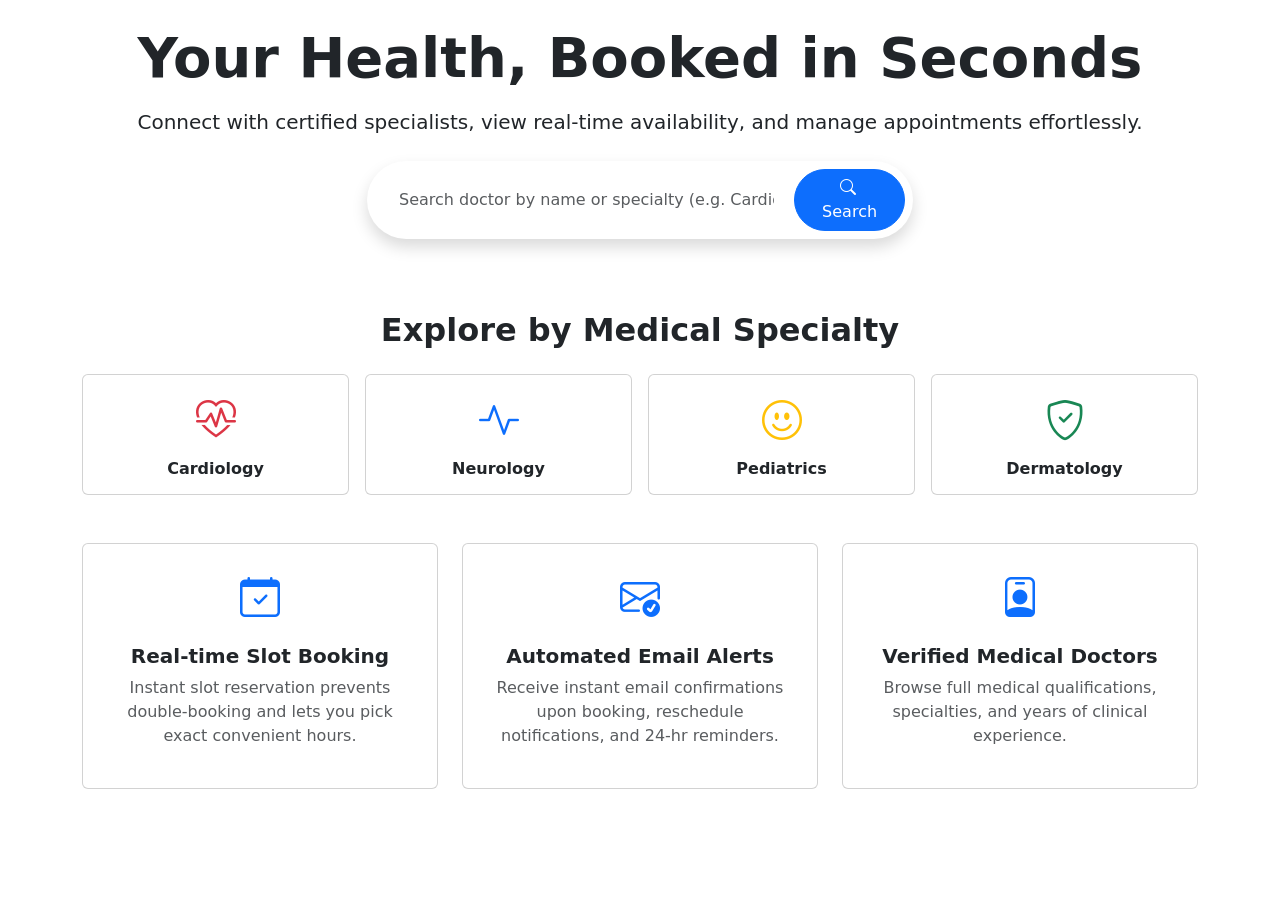
<file: src/main/resources/templates/index.html>
<!DOCTYPE html>
<html xmlns:th="http://www.thymeleaf.org">
<head>
    <meta charset="UTF-8">
    <meta name="viewport" content="width=device-width, initial-scale=1.0">
    <title>MediBook — Hospital Appointment Booking</title>
    <link href="https://cdn.jsdelivr.net/npm/bootstrap@5.3.3/dist/css/bootstrap.min.css" rel="stylesheet">
    <link href="https://cdn.jsdelivr.net/npm/bootstrap-icons@1.11.3/font/bootstrap-icons.min.css" rel="stylesheet">
    <link rel="stylesheet" th:href="@{/css/style.css}">
</head>
<body>

<div th:replace="~{fragments/navbar :: navbar}"></div>

<main>
    <!-- Hero Section -->
    <section class="hero-section text-center">
        <div class="container py-4">
            <h1 class="display-4 fw-bold mb-3">Your Health, Booked in Seconds</h1>
            <p class="lead mb-4">Connect with certified specialists, view real-time availability, and manage appointments effortlessly.</p>
            
            <div class="row justify-content-center">
                <div class="col-md-8 col-lg-6">
                    <form action="/doctors" method="GET" class="d-flex bg-white p-2 rounded-pill shadow">
                        <input type="text" name="search" class="form-control border-0 rounded-pill ps-4" 
                               placeholder="Search doctor by name or specialty (e.g. Cardiology)...">
                        <button class="btn btn-primary rounded-pill px-4 ms-2" type="submit">
                            <i class="bi bi-search me-1"></i> Search
                        </button>
                    </form>
                </div>
            </div>
        </div>
    </section>

    <!-- Specialties Quick Access -->
    <section class="container my-5">
        <h2 class="text-center fw-bold mb-4">Explore by Medical Specialty</h2>
        <div class="row g-3 justify-content-center text-center" id="specialtyContainer">
            <div class="col-6 col-md-3">
                <a href="/doctors?specialty=Cardiology" class="text-decoration-none">
                    <div class="card card-custom p-3 h-100">
                        <i class="bi bi-heart-pulse text-danger fs-1 mb-2"></i>
                        <h6 class="fw-bold mb-0 text-dark">Cardiology</h6>
                    </div>
                </a>
            </div>
            <div class="col-6 col-md-3">
                <a href="/doctors?specialty=Neurology" class="text-decoration-none">
                    <div class="card card-custom p-3 h-100">
                        <i class="bi bi-activity text-primary fs-1 mb-2"></i>
                        <h6 class="fw-bold mb-0 text-dark">Neurology</h6>
                    </div>
                </a>
            </div>
            <div class="col-6 col-md-3">
                <a href="/doctors?specialty=Pediatrics" class="text-decoration-none">
                    <div class="card card-custom p-3 h-100">
                        <i class="bi bi-emoji-smile text-warning fs-1 mb-2"></i>
                        <h6 class="fw-bold mb-0 text-dark">Pediatrics</h6>
                    </div>
                </a>
            </div>
            <div class="col-6 col-md-3">
                <a href="/doctors?specialty=Dermatology" class="text-decoration-none">
                    <div class="card card-custom p-3 h-100">
                        <i class="bi bi-shield-check text-success fs-1 mb-2"></i>
                        <h6 class="fw-bold mb-0 text-dark">Dermatology</h6>
                    </div>
                </a>
            </div>
        </div>
    </section>

    <!-- Features -->
    <section class="container my-5">
        <div class="row g-4 text-center">
            <div class="col-md-4">
                <div class="card card-custom p-4 h-100">
                    <i class="bi bi-calendar-check text-primary fs-1 mb-3"></i>
                    <h5 class="fw-bold">Real-time Slot Booking</h5>
                    <p class="text-muted">Instant slot reservation prevents double-booking and lets you pick exact convenient hours.</p>
                </div>
            </div>
            <div class="col-md-4">
                <div class="card card-custom p-4 h-100">
                    <i class="bi bi-envelope-check text-primary fs-1 mb-3"></i>
                    <h5 class="fw-bold">Automated Email Alerts</h5>
                    <p class="text-muted">Receive instant email confirmations upon booking, reschedule notifications, and 24-hr reminders.</p>
                </div>
            </div>
            <div class="col-md-4">
                <div class="card card-custom p-4 h-100">
                    <i class="bi bi-person-badge text-primary fs-1 mb-3"></i>
                    <h5 class="fw-bold">Verified Medical Doctors</h5>
                    <p class="text-muted">Browse full medical qualifications, specialties, and years of clinical experience.</p>
                </div>
            </div>
        </div>
    </section>
</main>

<div th:replace="~{fragments/footer :: footer}"></div>

<script src="https://cdn.jsdelivr.net/npm/bootstrap@5.3.3/dist/js/bootstrap.bundle.min.js"></script>
<script th:src="@{/js/main.js}"></script>
</body>
</html>
</file>
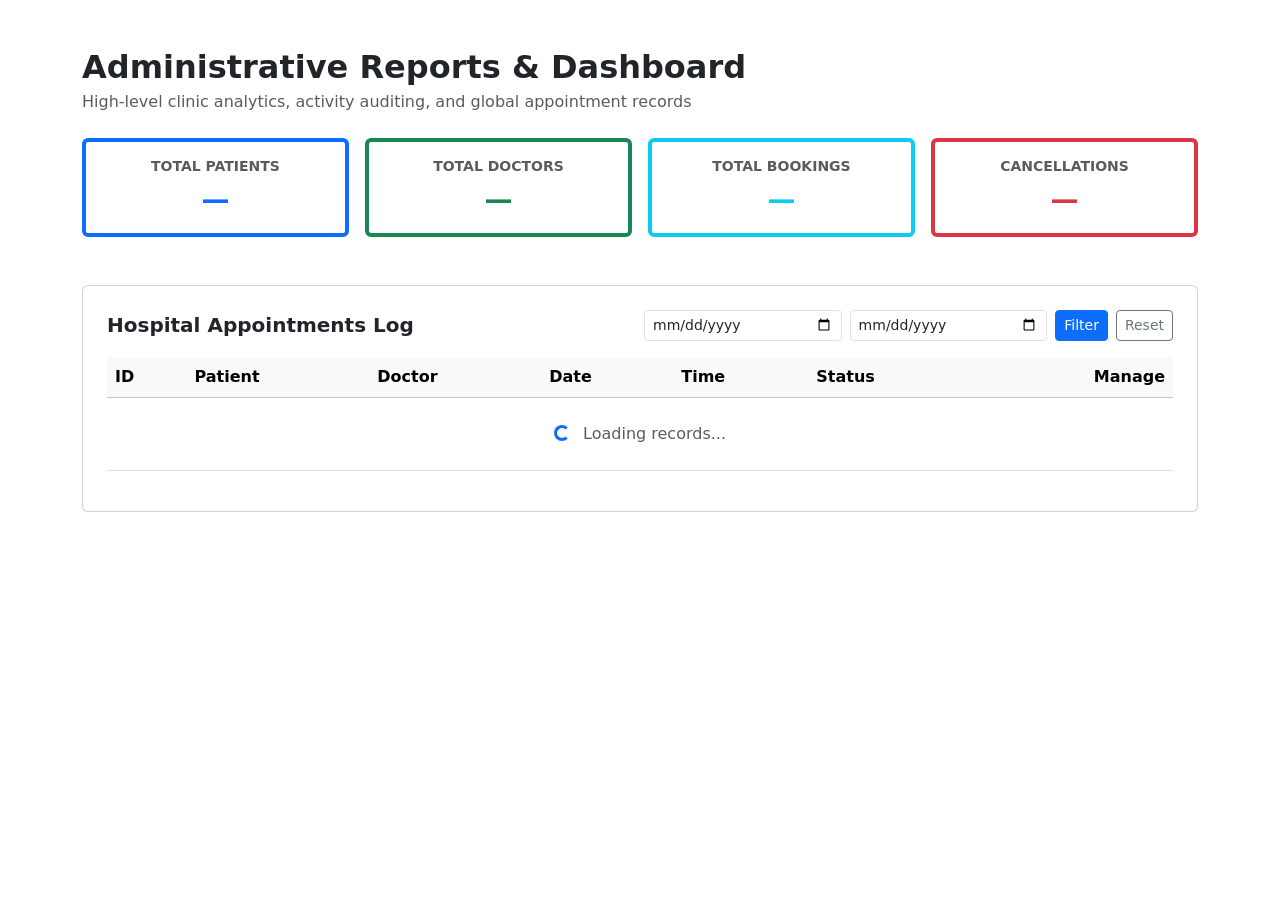
<file: src/main/resources/templates/admin.html>
<!DOCTYPE html>
<html xmlns:th="http://www.thymeleaf.org">
<head>
    <meta charset="UTF-8">
    <meta name="viewport" content="width=device-width, initial-scale=1.0">
    <title>Admin Dashboard — MediBook</title>
    <link href="https://cdn.jsdelivr.net/npm/bootstrap@5.3.3/dist/css/bootstrap.min.css" rel="stylesheet">
    <link href="https://cdn.jsdelivr.net/npm/bootstrap-icons@1.11.3/font/bootstrap-icons.min.css" rel="stylesheet">
    <link rel="stylesheet" th:href="@{/css/style.css}">
</head>
<body>

<div th:replace="~{fragments/navbar :: navbar}"></div>

<main class="container my-5">
    <div class="mb-4">
        <h2 class="fw-bold mb-1">Administrative Reports & Dashboard</h2>
        <p class="text-muted mb-0">High-level clinic analytics, activity auditing, and global appointment records</p>
    </div>

    <div id="alertContainer"></div>

    <!-- Metrics Cards Row -->
    <div class="row g-3 mb-5" id="statsRow">
        <div class="col-6 col-md-3">
            <div class="card card-custom p-3 text-center border-start border-primary border-4">
                <h6 class="text-muted small fw-semibold text-uppercase">Total Patients</h6>
                <h3 class="fw-bold text-primary mb-0" id="statPatients">—</h3>
            </div>
        </div>
        <div class="col-6 col-md-3">
            <div class="card card-custom p-3 text-center border-start border-success border-4">
                <h6 class="text-muted small fw-semibold text-uppercase">Total Doctors</h6>
                <h3 class="fw-bold text-success mb-0" id="statDoctors">—</h3>
            </div>
        </div>
        <div class="col-6 col-md-3">
            <div class="card card-custom p-3 text-center border-start border-info border-4">
                <h6 class="text-muted small fw-semibold text-uppercase">Total Bookings</h6>
                <h3 class="fw-bold text-info mb-0" id="statAppointments">—</h3>
            </div>
        </div>
        <div class="col-6 col-md-3">
            <div class="card card-custom p-3 text-center border-start border-danger border-4">
                <h6 class="text-muted small fw-semibold text-uppercase">Cancellations</h6>
                <h3 class="fw-bold text-danger mb-0" id="statCancelled">—</h3>
            </div>
        </div>
    </div>

    <!-- Appointments Audit Table -->
    <div class="card card-custom p-4">
        <div class="row align-items-center mb-3 g-2">
            <div class="col-md-6">
                <h5 class="fw-bold mb-0">Hospital Appointments Log</h5>
            </div>
            <div class="col-md-6">
                <form id="dateFilterForm" class="d-flex gap-2 justify-content-md-end">
                    <input type="date" id="startDate" class="form-control form-control-sm">
                    <input type="date" id="endDate" class="form-control form-control-sm">
                    <button type="submit" class="btn btn-sm btn-primary">Filter</button>
                    <button type="button" id="resetFilterBtn" class="btn btn-sm btn-outline-secondary">Reset</button>
                </form>
            </div>
        </div>

        <div class="table-responsive">
            <table class="table table-hover align-middle">
                <thead class="table-light">
                    <tr>
                        <th>ID</th>
                        <th>Patient</th>
                        <th>Doctor</th>
                        <th>Date</th>
                        <th>Time</th>
                        <th>Status</th>
                        <th class="text-end">Manage</th>
                    </tr>
                </thead>
                <tbody id="adminTableBody">
                    <tr>
                        <td colspan="7" class="text-center py-4 text-muted">
                            <div class="spinner-border spinner-border-sm text-primary me-2"></div> Loading records...
                        </td>
                    </tr>
                </tbody>
            </table>
        </div>
    </div>
</main>

<div th:replace="~{fragments/footer :: footer}"></div>

<script src="https://cdn.jsdelivr.net/npm/bootstrap@5.3.3/dist/js/bootstrap.bundle.min.js"></script>
<script th:src="@{/js/main.js}"></script>
<script>
    document.addEventListener('DOMContentLoaded', () => {
        const user = API.getUser();
        if (!user || user.role !== 'ADMIN') {
            window.location.href = '/login';
            return;
        }

        loadDashboardStats();
        loadAppointments();

        document.getElementById('dateFilterForm').addEventListener('submit', (e) => {
            e.preventDefault();
            const start = document.getElementById('startDate').value;
            const end = document.getElementById('endDate').value;
            loadAppointments(start, end);
        });

        document.getElementById('resetFilterBtn').addEventListener('click', () => {
            document.getElementById('startDate').value = '';
            document.getElementById('endDate').value = '';
            loadAppointments();
        });
    });

    async function loadDashboardStats() {
        try {
            const stats = await API.request('/api/admin/dashboard');
            document.getElementById('statPatients').textContent = stats.totalPatients;
            document.getElementById('statDoctors').textContent = stats.totalDoctors;
            document.getElementById('statAppointments').textContent = stats.totalAppointments;
            document.getElementById('statCancelled').textContent = stats.cancelledAppointments;
        } catch (e) {
            console.error('Error loading dashboard metrics', e);
        }
    }

    async function loadAppointments(startDate = '', endDate = '') {
        const tbody = document.getElementById('adminTableBody');
        tbody.innerHTML = '<tr><td colspan="7" class="text-center py-4 text-muted"><div class="spinner-border spinner-border-sm text-primary"></div></td></tr>';

        let url = '/api/admin/appointments';
        if (startDate && endDate) {
            url += `?startDate=${startDate}&endDate=${endDate}`;
        }

        try {
            const list = await API.request(url);
            if (!list || list.length === 0) {
                tbody.innerHTML = '<tr><td colspan="7" class="text-center py-4 text-muted">No appointments found.</td></tr>';
                return;
            }

            tbody.innerHTML = list.map(app => `
                <tr>
                    <td>#${app.id}</td>
                    <td class="fw-semibold">${app.patientName} <br><small class="text-muted">${app.patientEmail}</small></td>
                    <td>Dr. ${app.doctorName} <br><small class="text-muted">${app.specialty}</small></td>
                    <td>${app.appointmentDate}</td>
                    <td>${app.startTime.substring(0,5)} - ${app.endTime.substring(0,5)}</td>
                    <td><span class="badge status-${app.status}">${app.status}</span></td>
                    <td class="text-end">
                        <select class="form-select form-select-sm d-inline-block w-auto" onchange="changeStatus(${app.id}, this.value)">
                            <option value="">Update...</option>
                            <option value="COMPLETED">Completed</option>
                            <option value="CANCELLED">Cancelled</option>
                        </select>
                    </td>
                </tr>
            `).join('');
        } catch (e) {
            tbody.innerHTML = '<tr><td colspan="7" class="text-center text-danger py-4">Failed to load records.</td></tr>';
        }
    }

    async function changeStatus(id, newStatus) {
        if (!newStatus) return;
        try {
            await API.request(`/api/admin/appointments/${id}/status?status=${newStatus}`, { method: 'PUT' });
            showAlert(`Appointment #${id} updated to ${newStatus}.`, 'success');
            loadAppointments();
            loadDashboardStats();
        } catch (e) {
            showAlert(e.message, 'danger');
        }
    }
</script>
</body>
</html>
</file>
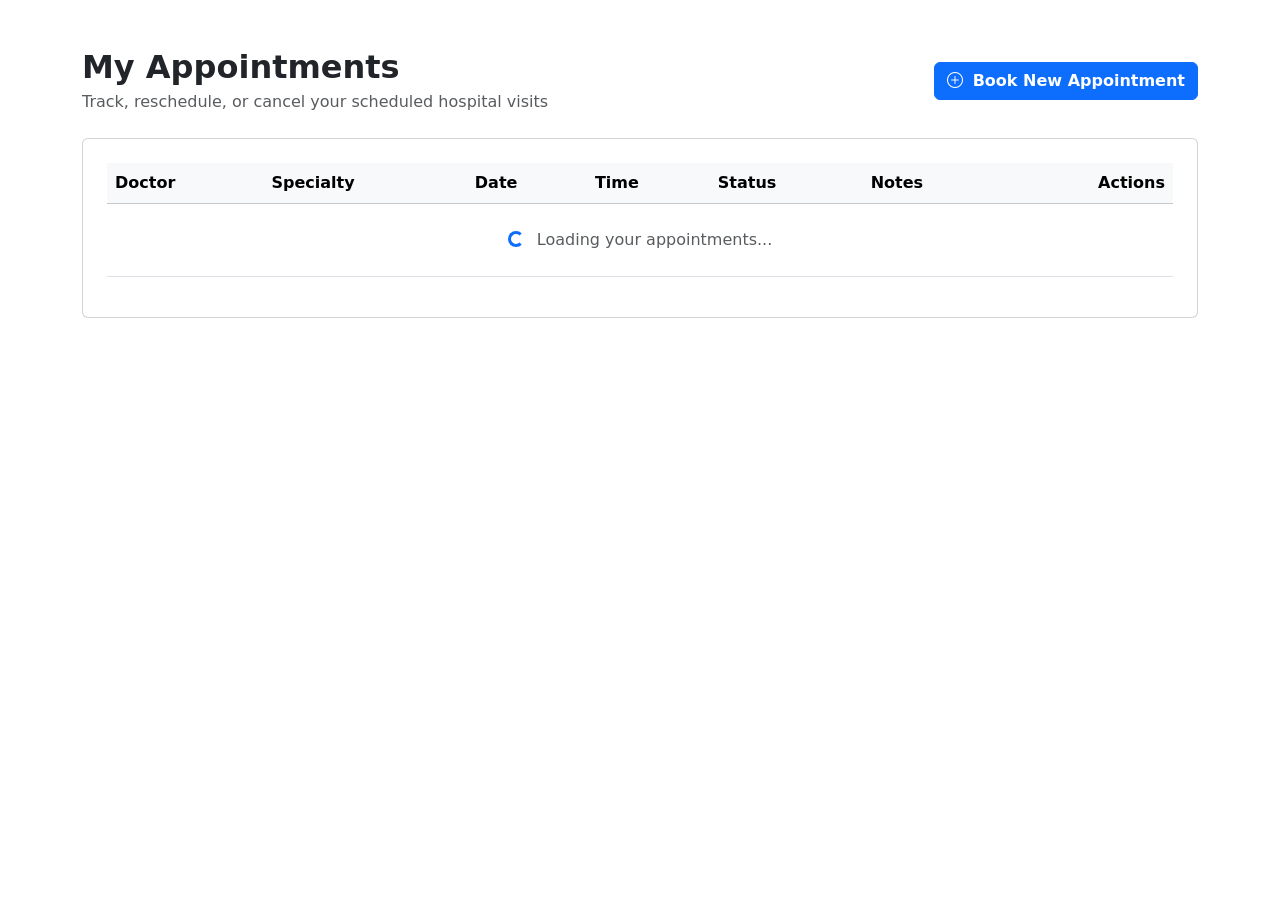
<file: src/main/resources/templates/appointments.html>
<!DOCTYPE html>
<html xmlns:th="http://www.thymeleaf.org">
<head>
    <meta charset="UTF-8">
    <meta name="viewport" content="width=device-width, initial-scale=1.0">
    <title>My Appointments — MediBook</title>
    <link href="https://cdn.jsdelivr.net/npm/bootstrap@5.3.3/dist/css/bootstrap.min.css" rel="stylesheet">
    <link href="https://cdn.jsdelivr.net/npm/bootstrap-icons@1.11.3/font/bootstrap-icons.min.css" rel="stylesheet">
    <link rel="stylesheet" th:href="@{/css/style.css}">
</head>
<body>

<div th:replace="~{fragments/navbar :: navbar}"></div>

<main class="container my-5">
    <div class="d-flex justify-content-between align-items-center mb-4">
        <div>
            <h2 class="fw-bold mb-1">My Appointments</h2>
            <p class="text-muted mb-0">Track, reschedule, or cancel your scheduled hospital visits</p>
        </div>
        <a href="/doctors" class="btn btn-primary fw-semibold">
            <i class="bi bi-plus-circle me-1"></i> Book New Appointment
        </a>
    </div>

    <div id="alertContainer"></div>

    <div class="card card-custom p-4">
        <div class="table-responsive">
            <table class="table table-hover align-middle">
                <thead class="table-light">
                    <tr>
                        <th>Doctor</th>
                        <th>Specialty</th>
                        <th>Date</th>
                        <th>Time</th>
                        <th>Status</th>
                        <th>Notes</th>
                        <th class="text-end">Actions</th>
                    </tr>
                </thead>
                <tbody id="appointmentsTableBody">
                    <tr>
                        <td colspan="7" class="text-center py-4 text-muted">
                            <div class="spinner-border text-primary spinner-border-sm me-2"></div> Loading your appointments...
                        </td>
                    </tr>
                </tbody>
            </table>
        </div>
    </div>
</main>

<!-- Reschedule Modal -->
<div class="modal fade" id="rescheduleModal" tabindex="-1">
    <div class="modal-dialog">
        <div class="modal-content">
            <div class="modal-header">
                <h5 class="modal-title fw-bold">Reschedule Appointment</h5>
                <button type="button" class="btn-close" data-bs-dismiss="modal"></button>
            </div>
            <div class="modal-body">
                <div id="rescheduleAlert"></div>
                <p class="text-muted small">Choose a new available slot with your doctor:</p>
                <div id="newSlotsContainer" class="d-flex flex-wrap gap-2 mb-3"></div>
                <div class="mb-3">
                    <label class="form-label fw-semibold">Reason for Rescheduling</label>
                    <input type="text" id="rescheduleReason" class="form-control" placeholder="E.g., Schedule conflict">
                </div>
            </div>
            <div class="modal-footer">
                <button type="button" class="btn btn-secondary" data-bs-dismiss="modal">Close</button>
                <button type="button" id="confirmRescheduleBtn" class="btn btn-warning" disabled>Confirm Reschedule</button>
            </div>
        </div>
    </div>
</div>

<div th:replace="~{fragments/footer :: footer}"></div>

<script src="https://cdn.jsdelivr.net/npm/bootstrap@5.3.3/dist/js/bootstrap.bundle.min.js"></script>
<script th:src="@{/js/main.js}"></script>
<script>
    let activeAppointmentId = null;
    let selectedNewSlotId = null;
    let rescheduleModal = null;

    document.addEventListener('DOMContentLoaded', () => {
        if (!API.isLoggedIn()) {
            window.location.href = '/login';
            return;
        }
        rescheduleModal = new bootstrap.Modal(document.getElementById('rescheduleModal'));
        loadAppointments();

        document.getElementById('confirmRescheduleBtn').addEventListener('click', handleReschedule);
    });

    async function loadAppointments() {
        const tbody = document.getElementById('appointmentsTableBody');
        try {
            const list = await API.request('/api/appointments/my-appointments');
            if (!list || list.length === 0) {
                tbody.innerHTML = `
                    <tr>
                        <td colspan="7" class="text-center py-4 text-muted">
                            You have no appointments yet. <a href="/doctors" class="text-primary fw-semibold">Book one now!</a>
                        </td>
                    </tr>
                `;
                return;
            }

            tbody.innerHTML = list.map(app => `
                <tr>
                    <td class="fw-semibold text-dark">Dr. ${app.doctorName}</td>
                    <td><span class="badge badge-specialty">${app.specialty}</span></td>
                    <td>${app.appointmentDate}</td>
                    <td>${app.startTime.substring(0,5)} - ${app.endTime.substring(0,5)}</td>
                    <td><span class="badge status-${app.status}">${app.status}</span></td>
                    <td class="text-muted small">${app.notes || '—'}</td>
                    <td class="text-end">
                        ${app.status === 'BOOKED' || app.status === 'RESCHEDULED' ? `
                            <button class="btn btn-sm btn-outline-warning me-1" onclick="openRescheduleModal(${app.id}, ${app.doctorId})">
                                Reschedule
                            </button>
                            <button class="btn btn-sm btn-outline-danger" onclick="cancelAppointment(${app.id})">
                                Cancel
                            </button>
                        ` : `<span class="text-muted small">No actions</span>`}
                    </td>
                </tr>
            `).join('');
        } catch (e) {
            tbody.innerHTML = '<tr><td colspan="7" class="text-center text-danger py-4">Failed to load appointments.</td></tr>';
        }
    }

    async function cancelAppointment(id) {
        if (!confirm('Are you sure you want to cancel this appointment? The slot will be freed.')) return;
        try {
            await API.request(`/api/appointments/${id}/cancel`, { method: 'PUT' });
            showAlert('Appointment cancelled successfully. A notice has been sent to your email.', 'info');
            loadAppointments();
        } catch (e) {
            showAlert(e.message, 'danger');
        }
    }

    async function openRescheduleModal(appointmentId, doctorId) {
        activeAppointmentId = appointmentId;
        selectedNewSlotId = null;
        document.getElementById('rescheduleAlert').innerHTML = '';
        document.getElementById('confirmRescheduleBtn').disabled = true;

        const container = document.getElementById('newSlotsContainer');
        container.innerHTML = '<div class="spinner-border spinner-border-sm text-primary"></div> Loading available slots...';
        rescheduleModal.show();

        try {
            const slots = await API.request(`/api/slots/doctor/${doctorId}/available`);
            if (!slots || slots.length === 0) {
                container.innerHTML = '<span class="text-muted">No other open slots found for this doctor.</span>';
                return;
            }

            container.innerHTML = slots.map(slot => `
                <button type="button" class="btn btn-outline-secondary slot-btn" id="new-slot-${slot.id}" onclick="selectNewSlot(${slot.id})">
                    ${slot.slotDate} (${slot.startTime.substring(0,5)} - ${slot.endTime.substring(0,5)})
                </button>
            `).join('');
        } catch (e) {
            container.innerHTML = '<span class="text-danger">Failed to fetch slots.</span>';
        }
    }

    function selectNewSlot(slotId) {
        selectedNewSlotId = slotId;
        document.querySelectorAll('#newSlotsContainer .slot-btn').forEach(btn => {
            btn.classList.remove('btn-warning');
            btn.classList.add('btn-outline-secondary');
        });
        const target = document.getElementById(`new-slot-${slotId}`);
        if (target) {
            target.classList.remove('btn-outline-secondary');
            target.classList.add('btn-warning');
        }
        document.getElementById('confirmRescheduleBtn').disabled = false;
    }

    async function handleReschedule() {
        if (!selectedNewSlotId || !activeAppointmentId) return;
        const confirmBtn = document.getElementById('confirmRescheduleBtn');
        confirmBtn.disabled = true;

        const payload = {
            newSlotId: selectedNewSlotId,
            reason: document.getElementById('rescheduleReason').value.trim()
        };

        try {
            await API.request(`/api/appointments/${activeAppointmentId}/reschedule`, {
                method: 'PUT',
                body: JSON.stringify(payload)
            });

            showAlert('Appointment rescheduled successfully! Updated details sent to your email.', 'success');
            rescheduleModal.hide();
            loadAppointments();
        } catch (e) {
            document.getElementById('rescheduleAlert').innerHTML = `<div class="alert alert-danger">${e.message}</div>`;
            confirmBtn.disabled = false;
        }
    }
</script>
</body>
</html>
</file>
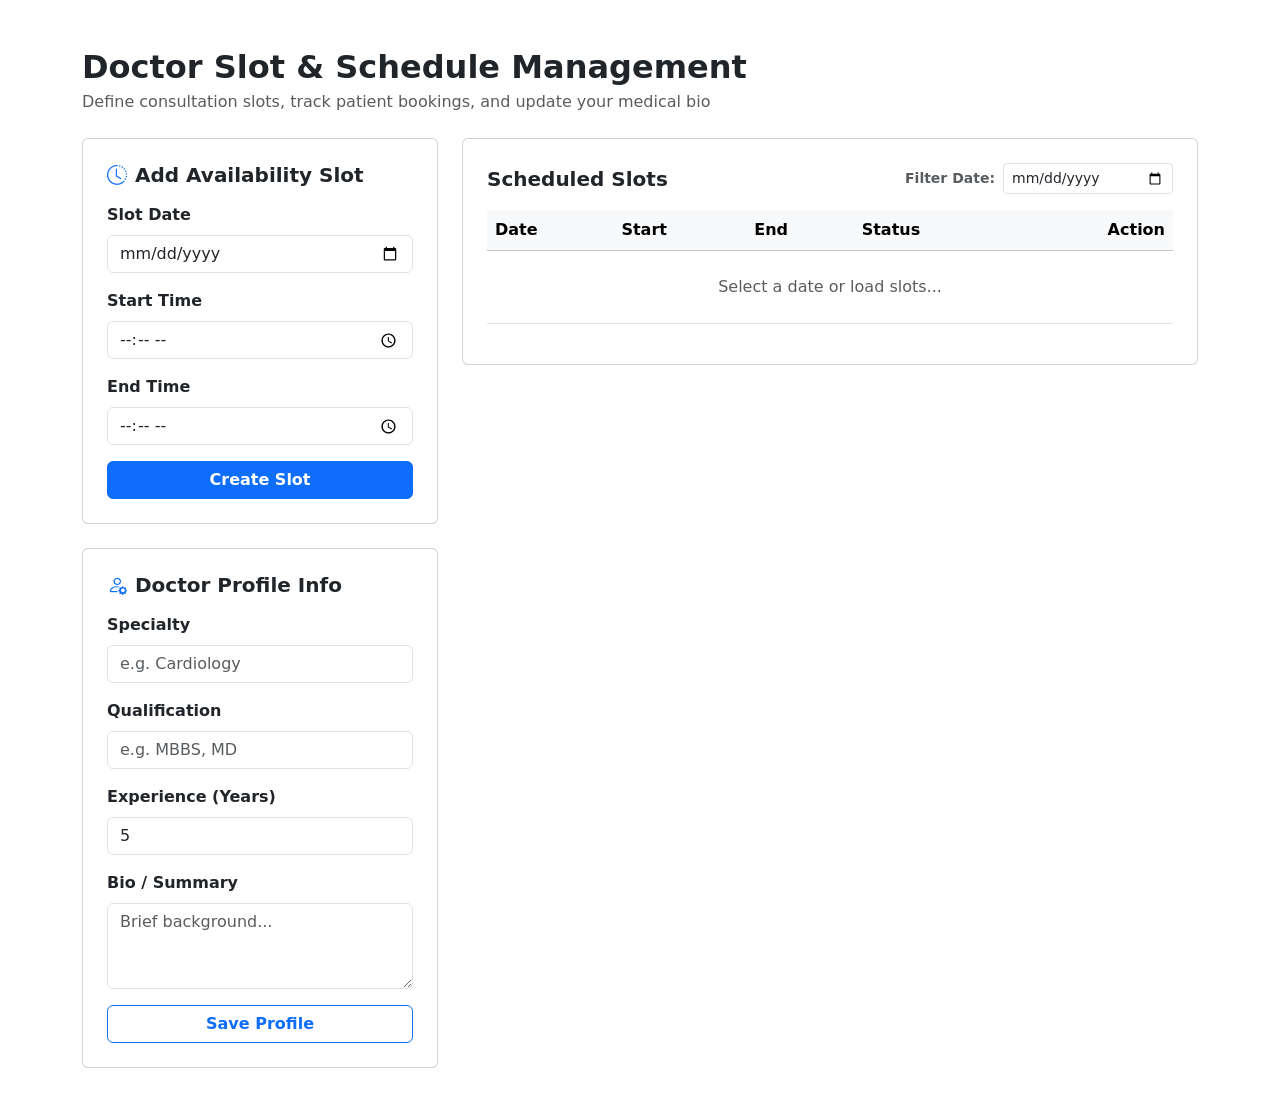
<file: src/main/resources/templates/doctor-slots.html>
<!DOCTYPE html>
<html xmlns:th="http://www.thymeleaf.org">
<head>
    <meta charset="UTF-8">
    <meta name="viewport" content="width=device-width, initial-scale=1.0">
    <title>Doctor Availability — MediBook</title>
    <link href="https://cdn.jsdelivr.net/npm/bootstrap@5.3.3/dist/css/bootstrap.min.css" rel="stylesheet">
    <link href="https://cdn.jsdelivr.net/npm/bootstrap-icons@1.11.3/font/bootstrap-icons.min.css" rel="stylesheet">
    <link rel="stylesheet" th:href="@{/css/style.css}">
</head>
<body>

<div th:replace="~{fragments/navbar :: navbar}"></div>

<main class="container my-5">
    <div class="mb-4">
        <h2 class="fw-bold mb-1">Doctor Slot & Schedule Management</h2>
        <p class="text-muted mb-0">Define consultation slots, track patient bookings, and update your medical bio</p>
    </div>

    <div id="alertContainer"></div>

    <div class="row g-4">
        <!-- Create New Slot Card -->
        <div class="col-lg-4">
            <div class="card card-custom p-4 mb-4">
                <h5 class="fw-bold mb-3"><i class="bi bi-clock-history text-primary me-2"></i>Add Availability Slot</h5>
                <form id="createSlotForm">
                    <div class="mb-3">
                        <label class="form-label fw-semibold">Slot Date</label>
                        <input type="date" id="slotDate" class="form-control" required>
                    </div>
                    <div class="mb-3">
                        <label class="form-label fw-semibold">Start Time</label>
                        <input type="time" id="startTime" class="form-control" required>
                    </div>
                    <div class="mb-3">
                        <label class="form-label fw-semibold">End Time</label>
                        <input type="time" id="endTime" class="form-control" required>
                    </div>
                    <button type="submit" class="btn btn-primary w-100 fw-semibold">Create Slot</button>
                </form>
            </div>

            <!-- Profile Settings -->
            <div class="card card-custom p-4">
                <h5 class="fw-bold mb-3"><i class="bi bi-person-gear text-primary me-2"></i>Doctor Profile Info</h5>
                <form id="profileForm">
                    <div class="mb-3">
                        <label class="form-label fw-semibold">Specialty</label>
                        <input type="text" id="specialty" class="form-control" placeholder="e.g. Cardiology" required>
                    </div>
                    <div class="mb-3">
                        <label class="form-label fw-semibold">Qualification</label>
                        <input type="text" id="qualification" class="form-control" placeholder="e.g. MBBS, MD">
                    </div>
                    <div class="mb-3">
                        <label class="form-label fw-semibold">Experience (Years)</label>
                        <input type="number" id="experienceYears" class="form-control" min="0" value="5">
                    </div>
                    <div class="mb-3">
                        <label class="form-label fw-semibold">Bio / Summary</label>
                        <textarea id="bio" class="form-control" rows="3" placeholder="Brief background..."></textarea>
                    </div>
                    <button type="submit" class="btn btn-outline-primary w-100 fw-semibold">Save Profile</button>
                </form>
            </div>
        </div>

        <!-- Slots List Table -->
        <div class="col-lg-8">
            <div class="card card-custom p-4">
                <div class="d-flex justify-content-between align-items-center mb-3">
                    <h5 class="fw-bold mb-0">Scheduled Slots</h5>
                    <div class="d-flex align-items-center gap-2">
                        <label class="small text-muted fw-semibold">Filter Date:</label>
                        <input type="date" id="filterDate" class="form-control form-control-sm" style="width: 170px;">
                    </div>
                </div>

                <div class="table-responsive">
                    <table class="table table-hover align-middle">
                        <thead class="table-light">
                            <tr>
                                <th>Date</th>
                                <th>Start</th>
                                <th>End</th>
                                <th>Status</th>
                                <th class="text-end">Action</th>
                            </tr>
                        </thead>
                        <tbody id="slotsTableBody">
                            <tr>
                                <td colspan="5" class="text-center py-4 text-muted">Select a date or load slots...</td>
                            </tr>
                        </tbody>
                    </table>
                </div>
            </div>
        </div>
    </div>
</main>

<div th:replace="~{fragments/footer :: footer}"></div>

<script src="https://cdn.jsdelivr.net/npm/bootstrap@5.3.3/dist/js/bootstrap.bundle.min.js"></script>
<script th:src="@{/js/main.js}"></script>
<script>
    let currentDoctorId = null;

    document.addEventListener('DOMContentLoaded', async () => {
        const user = API.getUser();
        if (!user || user.role !== 'DOCTOR') {
            window.location.href = '/login';
            return;
        }

        const today = new Date().toISOString().split('T')[0];
        document.getElementById('slotDate').value = today;
        document.getElementById('slotDate').min = today;
        document.getElementById('filterDate').value = today;

        await loadDoctorProfile();

        document.getElementById('filterDate').addEventListener('change', (e) => {
            loadSlotsByDate(e.target.value);
        });

        document.getElementById('createSlotForm').addEventListener('submit', handleCreateSlot);
        document.getElementById('profileForm').addEventListener('submit', handleUpdateProfile);
    });

    async function loadDoctorProfile() {
        const user = API.getUser();
        try {
            const doctors = await API.request('/api/doctors');
            const match = doctors.find(d => d.userId === user.id);
            if (match) {
                currentDoctorId = match.id;
                document.getElementById('specialty').value = match.specialty || '';
                document.getElementById('qualification').value = match.qualification || '';
                document.getElementById('experienceYears').value = match.experienceYears || 5;
                document.getElementById('bio').value = match.bio || '';

                loadSlotsByDate(document.getElementById('filterDate').value);
            }
        } catch (e) {
            console.error('Error loading profile', e);
        }
    }

    async function loadSlotsByDate(date) {
        if (!currentDoctorId) return;
        const tbody = document.getElementById('slotsTableBody');
        tbody.innerHTML = '<tr><td colspan="5" class="text-center py-4 text-muted"><div class="spinner-border spinner-border-sm text-primary"></div></td></tr>';

        try {
            const slots = await API.request(`/api/slots/doctor/${currentDoctorId}/date?date=${date}`);
            if (!slots || slots.length === 0) {
                tbody.innerHTML = '<tr><td colspan="5" class="text-center py-4 text-muted">No slots scheduled for this day.</td></tr>';
                return;
            }

            tbody.innerHTML = slots.map(s => `
                <tr>
                    <td class="fw-semibold">${s.slotDate}</td>
                    <td>${s.startTime.substring(0,5)}</td>
                    <td>${s.endTime.substring(0,5)}</td>
                    <td>
                        <span class="badge ${s.available ? 'bg-success' : 'bg-secondary'}">
                            ${s.available ? 'Available' : 'Booked'}
                        </span>
                    </td>
                    <td class="text-end">
                        ${s.available ? `
                            <button class="btn btn-sm btn-outline-danger" onclick="deleteSlot(${s.id})">
                                <i class="bi bi-trash"></i>
                            </button>
                        ` : `<span class="text-muted small">Locked</span>`}
                    </td>
                </tr>
            `).join('');
        } catch (e) {
            tbody.innerHTML = '<tr><td colspan="5" class="text-center text-danger py-4">Failed to fetch slots.</td></tr>';
        }
    }

    async function handleCreateSlot(e) {
        e.preventDefault();
        if (!currentDoctorId) {
            showAlert('Please save your doctor profile before adding slots.', 'warning');
            return;
        }

        const payload = {
            doctorId: currentDoctorId,
            slotDate: document.getElementById('slotDate').value,
            startTime: document.getElementById('startTime').value + ':00',
            endTime: document.getElementById('endTime').value + ':00'
        };

        try {
            await API.request('/api/slots', {
                method: 'POST',
                body: JSON.stringify(payload)
            });
            showAlert('Slot created successfully!', 'success');
            loadSlotsByDate(document.getElementById('filterDate').value);
        } catch (err) {
            showAlert(err.message, 'danger');
        }
    }

    async function handleUpdateProfile(e) {
        e.preventDefault();
        const payload = {
            specialty: document.getElementById('specialty').value.trim(),
            qualification: document.getElementById('qualification').value.trim(),
            experienceYears: parseInt(document.getElementById('experienceYears').value),
            bio: document.getElementById('bio').value.trim()
        };

        try {
            const updated = await API.request('/api/doctors/profile', {
                method: 'POST',
                body: JSON.stringify(payload)
            });
            currentDoctorId = updated.id;
            showAlert('Profile updated successfully!', 'success');
        } catch (err) {
            showAlert(err.message, 'danger');
        }
    }

    async function deleteSlot(id) {
        if (!confirm('Delete this unbooked slot?')) return;
        try {
            await API.request(`/api/slots/${id}`, { method: 'DELETE' });
            showAlert('Slot removed.', 'info');
            loadSlotsByDate(document.getElementById('filterDate').value);
        } catch (e) {
            showAlert(e.message, 'danger');
        }
    }
</script>
</body>
</html>
</file>
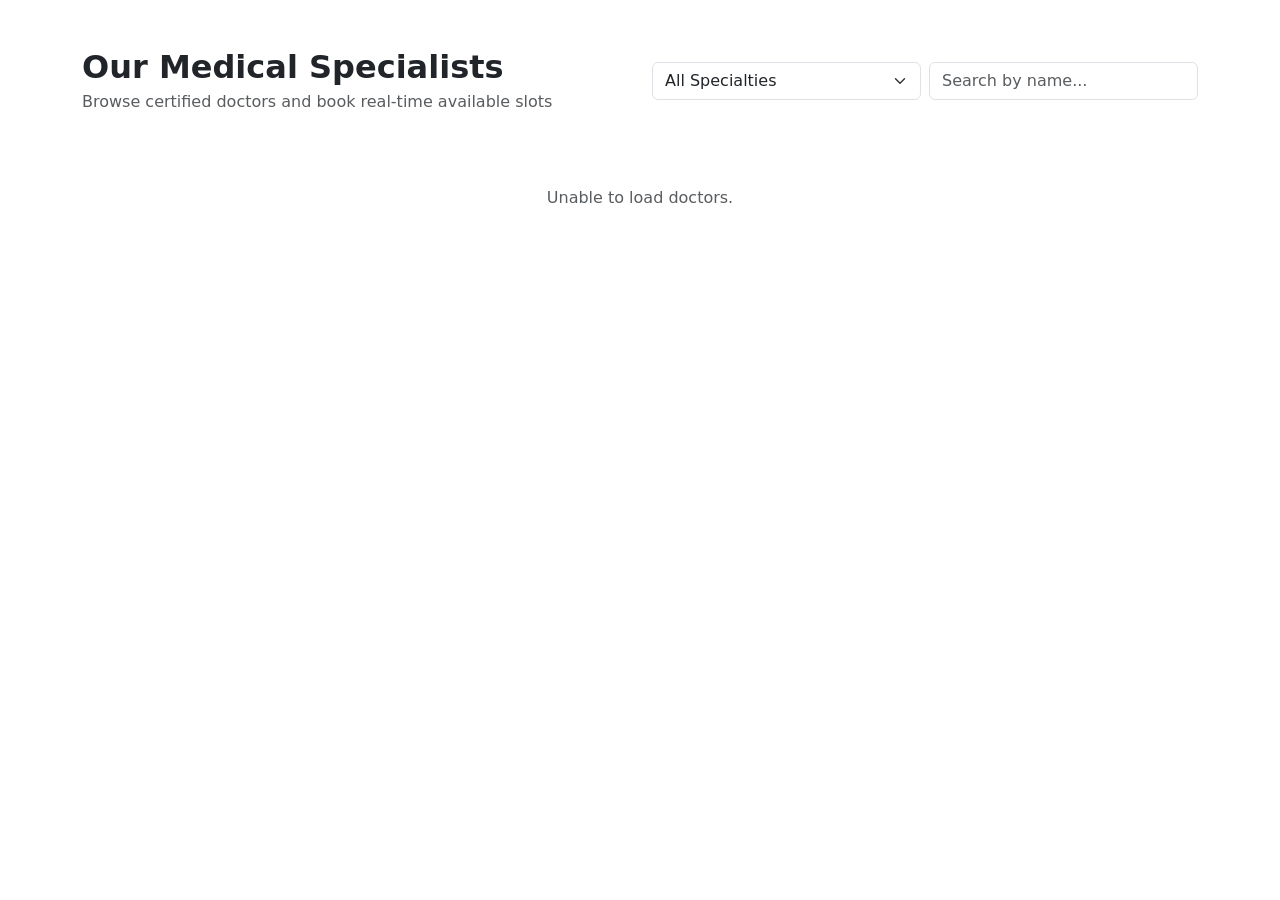
<file: src/main/resources/templates/doctors.html>
<!DOCTYPE html>
<html xmlns:th="http://www.thymeleaf.org">
<head>
    <meta charset="UTF-8">
    <meta name="viewport" content="width=device-width, initial-scale=1.0">
    <title>Find Doctors — MediBook</title>
    <link href="https://cdn.jsdelivr.net/npm/bootstrap@5.3.3/dist/css/bootstrap.min.css" rel="stylesheet">
    <link href="https://cdn.jsdelivr.net/npm/bootstrap-icons@1.11.3/font/bootstrap-icons.min.css" rel="stylesheet">
    <link rel="stylesheet" th:href="@{/css/style.css}">
</head>
<body>

<div th:replace="~{fragments/navbar :: navbar}"></div>

<main class="container my-5">
    <div class="row align-items-center mb-4">
        <div class="col-md-6">
            <h2 class="fw-bold mb-1">Our Medical Specialists</h2>
            <p class="text-muted mb-0">Browse certified doctors and book real-time available slots</p>
        </div>
        <div class="col-md-6 mt-3 mt-md-0">
            <div class="row g-2">
                <div class="col-6">
                    <select id="specialtyFilter" class="form-select">
                        <option value="">All Specialties</option>
                    </select>
                </div>
                <div class="col-6">
                    <input type="text" id="searchInput" class="form-control" placeholder="Search by name...">
                </div>
            </div>
        </div>
    </div>

    <div id="alertContainer"></div>

    <!-- Doctors Grid -->
    <div class="row g-4" id="doctorsGrid">
        <div class="col-12 text-center py-5">
            <div class="spinner-border text-primary" role="status"></div>
            <p class="mt-2 text-muted">Loading doctors...</p>
        </div>
    </div>
</main>

<!-- Booking Modal -->
<div class="modal fade" id="bookingModal" tabindex="-1">
    <div class="modal-dialog modal-lg">
        <div class="modal-content">
            <div class="modal-header">
                <h5 class="modal-title fw-bold" id="modalDoctorName">Book Appointment</h5>
                <button type="button" class="btn-close" data-bs-dismiss="modal"></button>
            </div>
            <div class="modal-body">
                <div id="modalAlert"></div>
                <h6 class="fw-bold mb-3">Available Appointment Slots:</h6>
                <div id="slotsContainer" class="d-flex flex-wrap gap-2 mb-4">
                    <p class="text-muted">Loading available slots...</p>
                </div>

                <div class="mb-3">
                    <label class="form-label fw-semibold">Optional Patient Notes / Symptoms</label>
                    <textarea id="patientNotes" class="form-control" rows="3" placeholder="Briefly describe your symptoms or reason for visit..."></textarea>
                </div>
            </div>
            <div class="modal-footer">
                <button type="button" class="btn btn-secondary" data-bs-dismiss="modal">Close</button>
                <button type="button" id="confirmBookingBtn" class="btn btn-primary" disabled>Confirm Booking</button>
            </div>
        </div>
    </div>
</div>

<div th:replace="~{fragments/footer :: footer}"></div>

<script src="https://cdn.jsdelivr.net/npm/bootstrap@5.3.3/dist/js/bootstrap.bundle.min.js"></script>
<script th:src="@{/js/main.js}"></script>
<script>
    let selectedSlotId = null;
    let bookingModal = null;

    document.addEventListener('DOMContentLoaded', () => {
        bookingModal = new bootstrap.Modal(document.getElementById('bookingModal'));
        loadSpecialties();
        loadDoctors();

        // Check URL params
        const urlParams = new URLSearchParams(window.location.search);
        const searchParam = urlParams.get('search');
        const specialtyParam = urlParams.get('specialty');
        if (searchParam) {
            document.getElementById('searchInput').value = searchParam;
            loadDoctors(searchParam);
        } else if (specialtyParam) {
            loadDoctorsBySpecialty(specialtyParam);
        }

        document.getElementById('searchInput').addEventListener('input', (e) => {
            loadDoctors(e.target.value.trim());
        });

        document.getElementById('specialtyFilter').addEventListener('change', (e) => {
            const spec = e.target.value;
            if (spec) {
                loadDoctorsBySpecialty(spec);
            } else {
                loadDoctors();
            }
        });

        document.getElementById('confirmBookingBtn').addEventListener('click', handleBooking);
    });

    async function loadSpecialties() {
        try {
            const list = await API.request('/api/doctors/specialties');
            const select = document.getElementById('specialtyFilter');
            list.forEach(sp => {
                const opt = document.createElement('option');
                opt.value = sp;
                opt.textContent = sp;
                select.appendChild(opt);
            });
        } catch (e) {
            console.error('Failed to load specialties', e);
        }
    }

    async function loadDoctors(search = '') {
        try {
            const url = search ? `/api/doctors?search=${encodeURIComponent(search)}` : '/api/doctors';
            const doctors = await API.request(url);
            renderDoctors(doctors);
        } catch (e) {
            document.getElementById('doctorsGrid').innerHTML = `
                <div class="col-12 text-center text-muted py-5">Unable to load doctors.</div>
            `;
        }
    }

    async function loadDoctorsBySpecialty(specialty) {
        try {
            const doctors = await API.request(`/api/doctors/specialty/${encodeURIComponent(specialty)}`);
            renderDoctors(doctors);
        } catch (e) {
            document.getElementById('doctorsGrid').innerHTML = `
                <div class="col-12 text-center text-muted py-5">No doctors found for ${specialty}.</div>
            `;
        }
    }

    function renderDoctors(doctors) {
        const grid = document.getElementById('doctorsGrid');
        if (!doctors || doctors.length === 0) {
            grid.innerHTML = '<div class="col-12 text-center text-muted py-5">No doctors found matching criteria.</div>';
            return;
        }

        grid.innerHTML = doctors.map(doc => `
            <div class="col-md-6 col-lg-4">
                <div class="card card-custom p-4 h-100 d-flex flex-column justify-content-between">
                    <div>
                        <div class="d-flex justify-content-between align-items-start mb-2">
                            <h5 class="fw-bold mb-0 text-dark">Dr. ${doc.fullName}</h5>
                            <span class="badge badge-specialty">${doc.specialty}</span>
                        </div>
                        <p class="text-muted small mb-2"><i class="bi bi-mortarboard me-1"></i> ${doc.qualification || 'Certified Medical Practitioner'}</p>
                        <p class="text-muted small mb-3"><i class="bi bi-clock-history me-1"></i> ${doc.experienceYears || 5}+ Years Experience</p>
                        <p class="text-secondary small">${doc.bio || 'Dedicated medical professional committed to excellence in patient healthcare.'}</p>
                    </div>
                    <div class="mt-3 pt-3 border-top">
                        <button class="btn btn-outline-primary w-100 fw-semibold" onclick="openBookingModal(${doc.id}, '${doc.fullName}')">
                            <i class="bi bi-calendar-plus me-1"></i> View Slots & Book
                        </button>
                    </div>
                </div>
            </div>
        `).join('');
    }

    async function openBookingModal(doctorId, doctorName) {
        if (!API.isLoggedIn()) {
            window.location.href = '/login';
            return;
        }
        document.getElementById('modalDoctorName').textContent = `Book Appointment with Dr. ${doctorName}`;
        document.getElementById('modalAlert').innerHTML = '';
        document.getElementById('patientNotes').value = '';
        selectedSlotId = null;
        document.getElementById('confirmBookingBtn').disabled = true;

        const container = document.getElementById('slotsContainer');
        container.innerHTML = '<div class="spinner-border text-primary spinner-border-sm"></div> Loading slots...';
        bookingModal.show();

        try {
            const slots = await API.request(`/api/slots/doctor/${doctorId}/available`);
            if (!slots || slots.length === 0) {
                container.innerHTML = '<span class="text-muted">No open slots available for this doctor currently.</span>';
                return;
            }

            container.innerHTML = slots.map(slot => `
                <button type="button" class="btn btn-outline-secondary slot-btn" id="slot-btn-${slot.id}" onclick="selectSlot(${slot.id})">
                    <i class="bi bi-clock me-1"></i> ${slot.slotDate} (${slot.startTime.substring(0,5)} - ${slot.endTime.substring(0,5)})
                </button>
            `).join('');
        } catch (e) {
            container.innerHTML = '<span class="text-danger">Failed to retrieve slots.</span>';
        }
    }

    function selectSlot(slotId) {
        selectedSlotId = slotId;
        document.querySelectorAll('.slot-btn').forEach(btn => {
            btn.classList.remove('btn-primary');
            btn.classList.add('btn-outline-secondary');
        });
        const selectedBtn = document.getElementById(`slot-btn-${slotId}`);
        if (selectedBtn) {
            selectedBtn.classList.remove('btn-outline-secondary');
            selectedBtn.classList.add('btn-primary');
        }
        document.getElementById('confirmBookingBtn').disabled = false;
    }

    async function handleBooking() {
        if (!selectedSlotId) return;
        const confirmBtn = document.getElementById('confirmBookingBtn');
        confirmBtn.disabled = true;
        confirmBtn.innerText = 'Reserving slot...';

        const payload = {
            slotId: selectedSlotId,
            notes: document.getElementById('patientNotes').value.trim()
        };

        try {
            await API.request('/api/appointments/book', {
                method: 'POST',
                body: JSON.stringify(payload)
            });

            showAlert('Appointment booked successfully! Confirmation email sent.', 'success');
            bookingModal.hide();
            setTimeout(() => {
                window.location.href = '/appointments';
            }, 1000);
        } catch (err) {
            document.getElementById('modalAlert').innerHTML = `
                <div class="alert alert-danger">${err.message}</div>
            `;
            confirmBtn.disabled = false;
            confirmBtn.innerText = 'Confirm Booking';
        }
    }
</script>
</body>
</html>
</file>
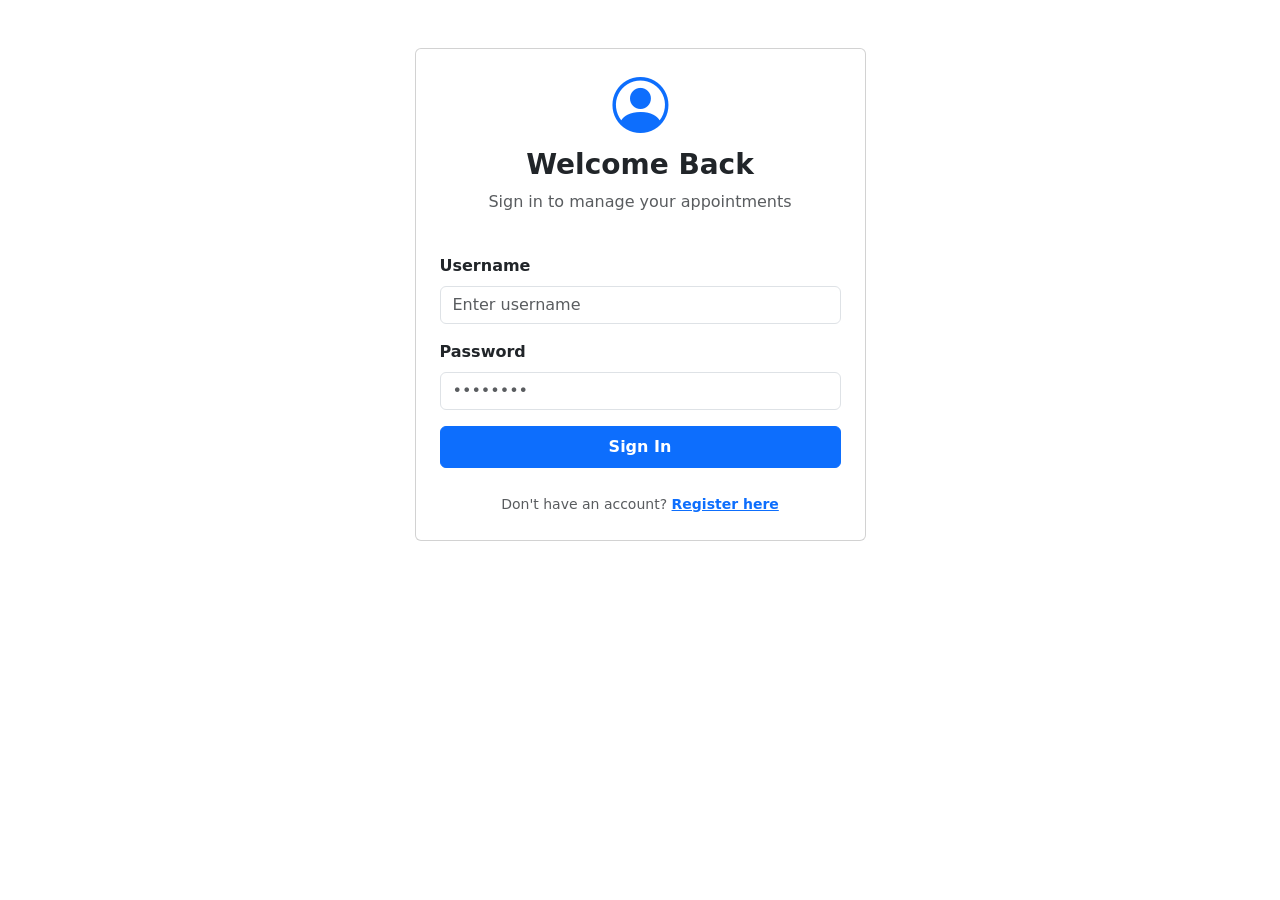
<file: src/main/resources/templates/login.html>
<!DOCTYPE html>
<html xmlns:th="http://www.thymeleaf.org">
<head>
    <meta charset="UTF-8">
    <meta name="viewport" content="width=device-width, initial-scale=1.0">
    <title>Login — MediBook</title>
    <link href="https://cdn.jsdelivr.net/npm/bootstrap@5.3.3/dist/css/bootstrap.min.css" rel="stylesheet">
    <link href="https://cdn.jsdelivr.net/npm/bootstrap-icons@1.11.3/font/bootstrap-icons.min.css" rel="stylesheet">
    <link rel="stylesheet" th:href="@{/css/style.css}">
</head>
<body>

<div th:replace="~{fragments/navbar :: navbar}"></div>

<main class="container my-5">
    <div class="row justify-content-center">
        <div class="col-md-6 col-lg-5">
            <div class="card card-custom p-4">
                <div class="text-center mb-4">
                    <i class="bi bi-person-circle text-primary display-4"></i>
                    <h3 class="fw-bold mt-2">Welcome Back</h3>
                    <p class="text-muted">Sign in to manage your appointments</p>
                </div>

                <div id="alertContainer"></div>

                <form id="loginForm">
                    <div class="mb-3">
                        <label class="form-label fw-semibold">Username</label>
                        <input type="text" id="username" class="form-control" required placeholder="Enter username">
                    </div>
                    <div class="mb-3">
                        <label class="form-label fw-semibold">Password</label>
                        <input type="password" id="password" class="form-control" required placeholder="••••••••">
                    </div>
                    <button type="submit" id="submitBtn" class="btn btn-primary w-100 py-2 fw-semibold">Sign In</button>
                </form>

                <div class="text-center mt-4">
                    <small class="text-muted">Don't have an account? <a href="/register" class="fw-semibold text-primary">Register here</a></small>
                </div>
            </div>
        </div>
    </div>
</main>

<div th:replace="~{fragments/footer :: footer}"></div>

<script src="https://cdn.jsdelivr.net/npm/bootstrap@5.3.3/dist/js/bootstrap.bundle.min.js"></script>
<script th:src="@{/js/main.js}"></script>
<script>
    document.getElementById('loginForm').addEventListener('submit', async (e) => {
        e.preventDefault();
        const submitBtn = document.getElementById('submitBtn');
        submitBtn.disabled = true;
        submitBtn.innerText = 'Signing in...';

        const payload = {
            username: document.getElementById('username').value.trim(),
            password: document.getElementById('password').value
        };

        try {
            const data = await API.request('/api/auth/login', {
                method: 'POST',
                body: JSON.stringify(payload)
            });

            if (data && data.token) {
                API.setSession(data.token, data);
                if (data.role === 'ADMIN') {
                    window.location.href = '/admin';
                } else if (data.role === 'DOCTOR') {
                    window.location.href = '/doctor/slots';
                } else {
                    window.location.href = '/appointments';
                }
            }
        } catch (err) {
            showAlert(err.message, 'danger');
            submitBtn.disabled = false;
            submitBtn.innerText = 'Sign In';
        }
    });
</script>
</body>
</html>
</file>
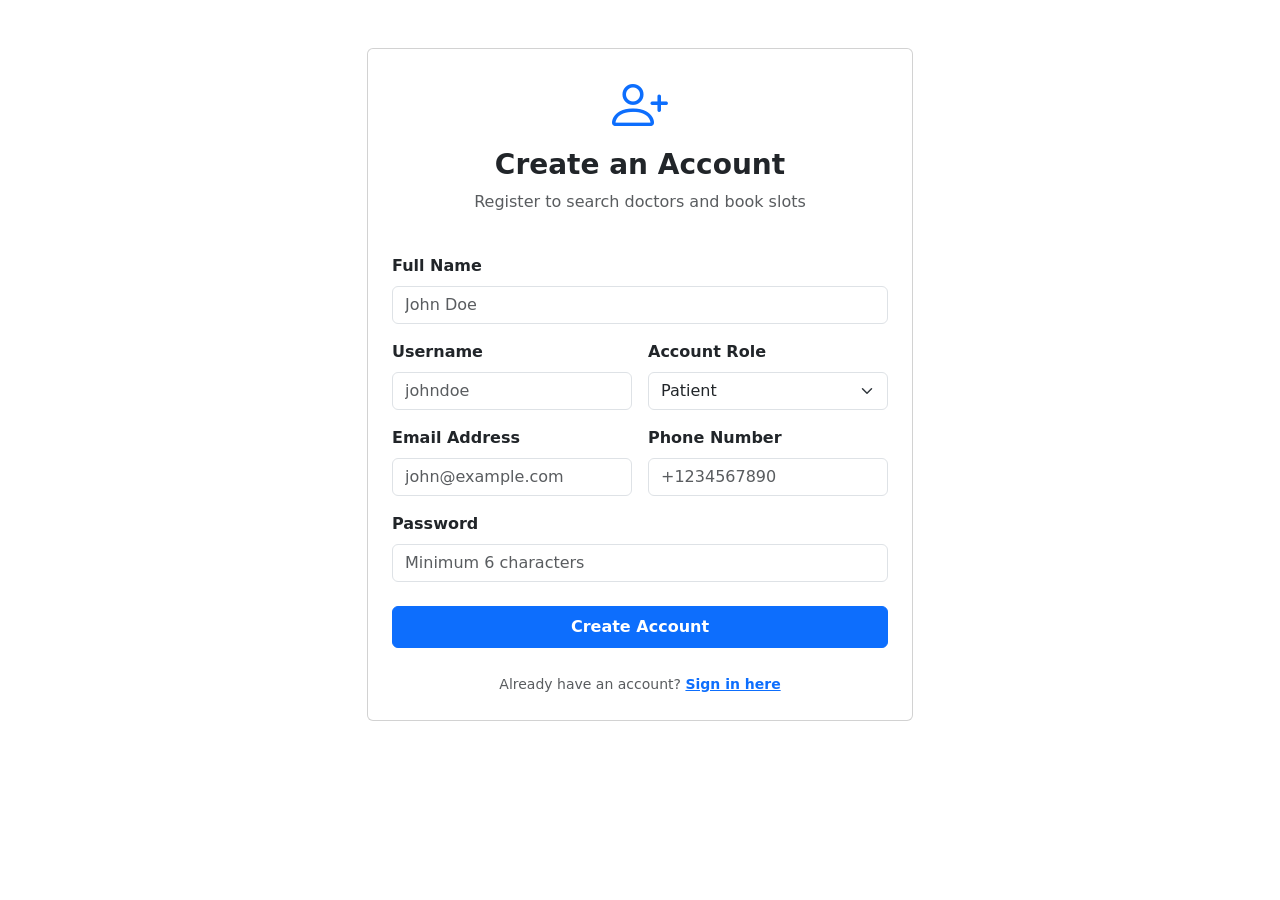
<file: src/main/resources/templates/register.html>
<!DOCTYPE html>
<html xmlns:th="http://www.thymeleaf.org">
<head>
    <meta charset="UTF-8">
    <meta name="viewport" content="width=device-width, initial-scale=1.0">
    <title>Sign Up — MediBook</title>
    <link href="https://cdn.jsdelivr.net/npm/bootstrap@5.3.3/dist/css/bootstrap.min.css" rel="stylesheet">
    <link href="https://cdn.jsdelivr.net/npm/bootstrap-icons@1.11.3/font/bootstrap-icons.min.css" rel="stylesheet">
    <link rel="stylesheet" th:href="@{/css/style.css}">
</head>
<body>

<div th:replace="~{fragments/navbar :: navbar}"></div>

<main class="container my-5">
    <div class="row justify-content-center">
        <div class="col-md-7 col-lg-6">
            <div class="card card-custom p-4">
                <div class="text-center mb-4">
                    <i class="bi bi-person-plus text-primary display-4"></i>
                    <h3 class="fw-bold mt-2">Create an Account</h3>
                    <p class="text-muted">Register to search doctors and book slots</p>
                </div>

                <div id="alertContainer"></div>

                <form id="registerForm">
                    <div class="row g-3">
                        <div class="col-md-12">
                            <label class="form-label fw-semibold">Full Name</label>
                            <input type="text" id="fullName" class="form-control" required placeholder="John Doe">
                        </div>
                        <div class="col-md-6">
                            <label class="form-label fw-semibold">Username</label>
                            <input type="text" id="username" class="form-control" required placeholder="johndoe">
                        </div>
                        <div class="col-md-6">
                            <label class="form-label fw-semibold">Account Role</label>
                            <select id="role" class="form-select">
                                <option value="PATIENT" selected>Patient</option>
                                <option value="DOCTOR">Doctor</option>
                            </select>
                        </div>
                        <div class="col-md-6">
                            <label class="form-label fw-semibold">Email Address</label>
                            <input type="email" id="email" class="form-control" required placeholder="john@example.com">
                        </div>
                        <div class="col-md-6">
                            <label class="form-label fw-semibold">Phone Number</label>
                            <input type="tel" id="phone" class="form-control" placeholder="+1234567890">
                        </div>
                        <div class="col-md-12">
                            <label class="form-label fw-semibold">Password</label>
                            <input type="password" id="password" class="form-control" minlength="6" required placeholder="Minimum 6 characters">
                        </div>
                    </div>

                    <button type="submit" id="submitBtn" class="btn btn-primary w-100 py-2 fw-semibold mt-4">Create Account</button>
                </form>

                <div class="text-center mt-4">
                    <small class="text-muted">Already have an account? <a href="/login" class="fw-semibold text-primary">Sign in here</a></small>
                </div>
            </div>
        </div>
    </div>
</main>

<div th:replace="~{fragments/footer :: footer}"></div>

<script src="https://cdn.jsdelivr.net/npm/bootstrap@5.3.3/dist/js/bootstrap.bundle.min.js"></script>
<script th:src="@{/js/main.js}"></script>
<script>
    document.getElementById('registerForm').addEventListener('submit', async (e) => {
        e.preventDefault();
        const submitBtn = document.getElementById('submitBtn');
        submitBtn.disabled = true;
        submitBtn.innerText = 'Creating account...';

        const payload = {
            fullName: document.getElementById('fullName').value.trim(),
            username: document.getElementById('username').value.trim(),
            role: document.getElementById('role').value,
            email: document.getElementById('email').value.trim(),
            phone: document.getElementById('phone').value.trim(),
            password: document.getElementById('password').value
        };

        try {
            const data = await API.request('/api/auth/register', {
                method: 'POST',
                body: JSON.stringify(payload)
            });

            showAlert('Account created successfully! Redirecting to login...', 'success');
            setTimeout(() => {
                window.location.href = '/login';
            }, 1500);
        } catch (err) {
            showAlert(err.message, 'danger');
            submitBtn.disabled = false;
            submitBtn.innerText = 'Create Account';
        }
    });
</script>
</body>
</html>
</file>
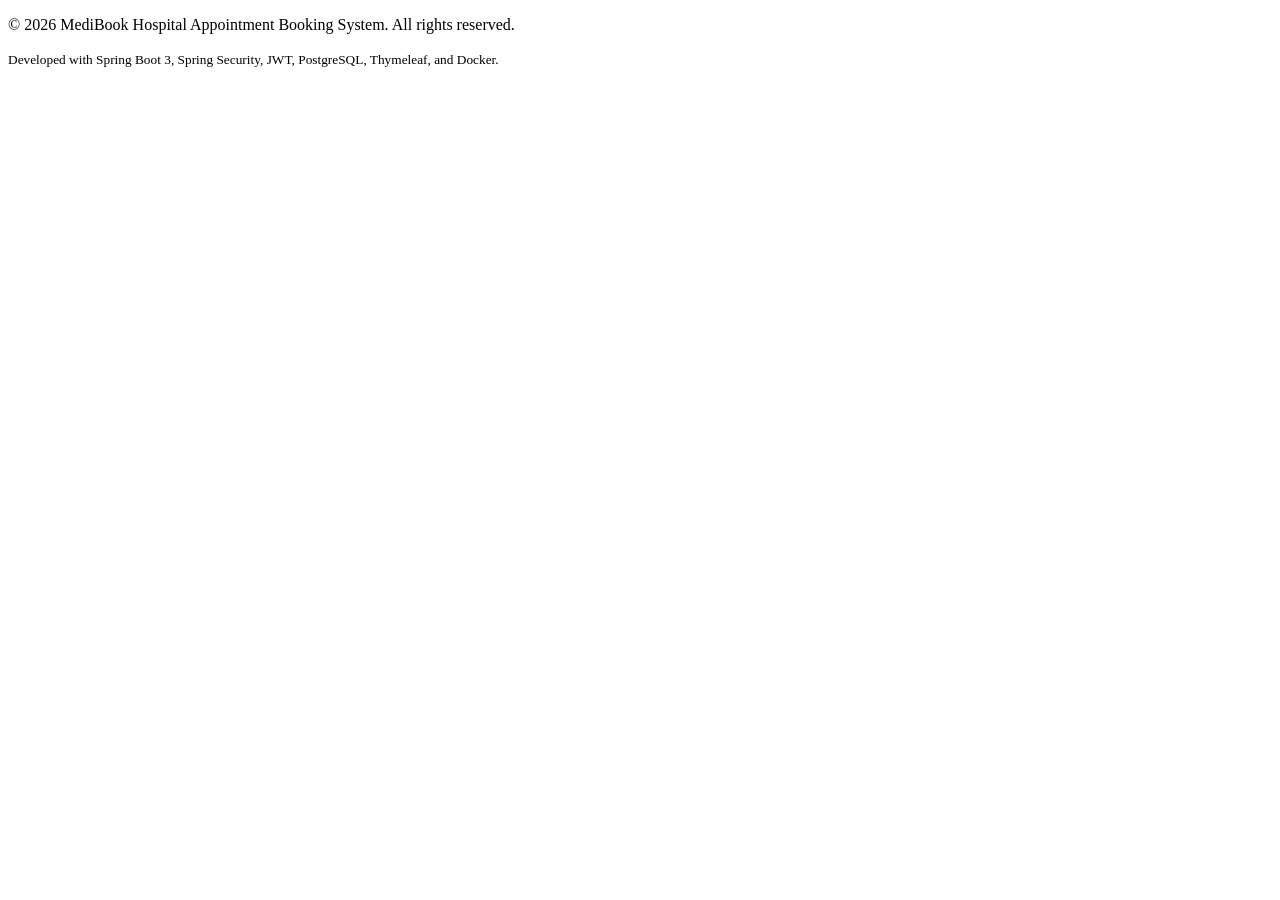
<file: src/main/resources/templates/fragments/footer.html>
<!DOCTYPE html>
<html xmlns:th="http://www.thymeleaf.org">
<body>
<footer th:fragment="footer" class="py-4 mt-5">
    <div class="container text-center text-muted">
        <p class="mb-1">© 2026 MediBook Hospital Appointment Booking System. All rights reserved.</p>
        <small>Developed with Spring Boot 3, Spring Security, JWT, PostgreSQL, Thymeleaf, and Docker.</small>
    </div>
</footer>
</body>
</html>
</file>
